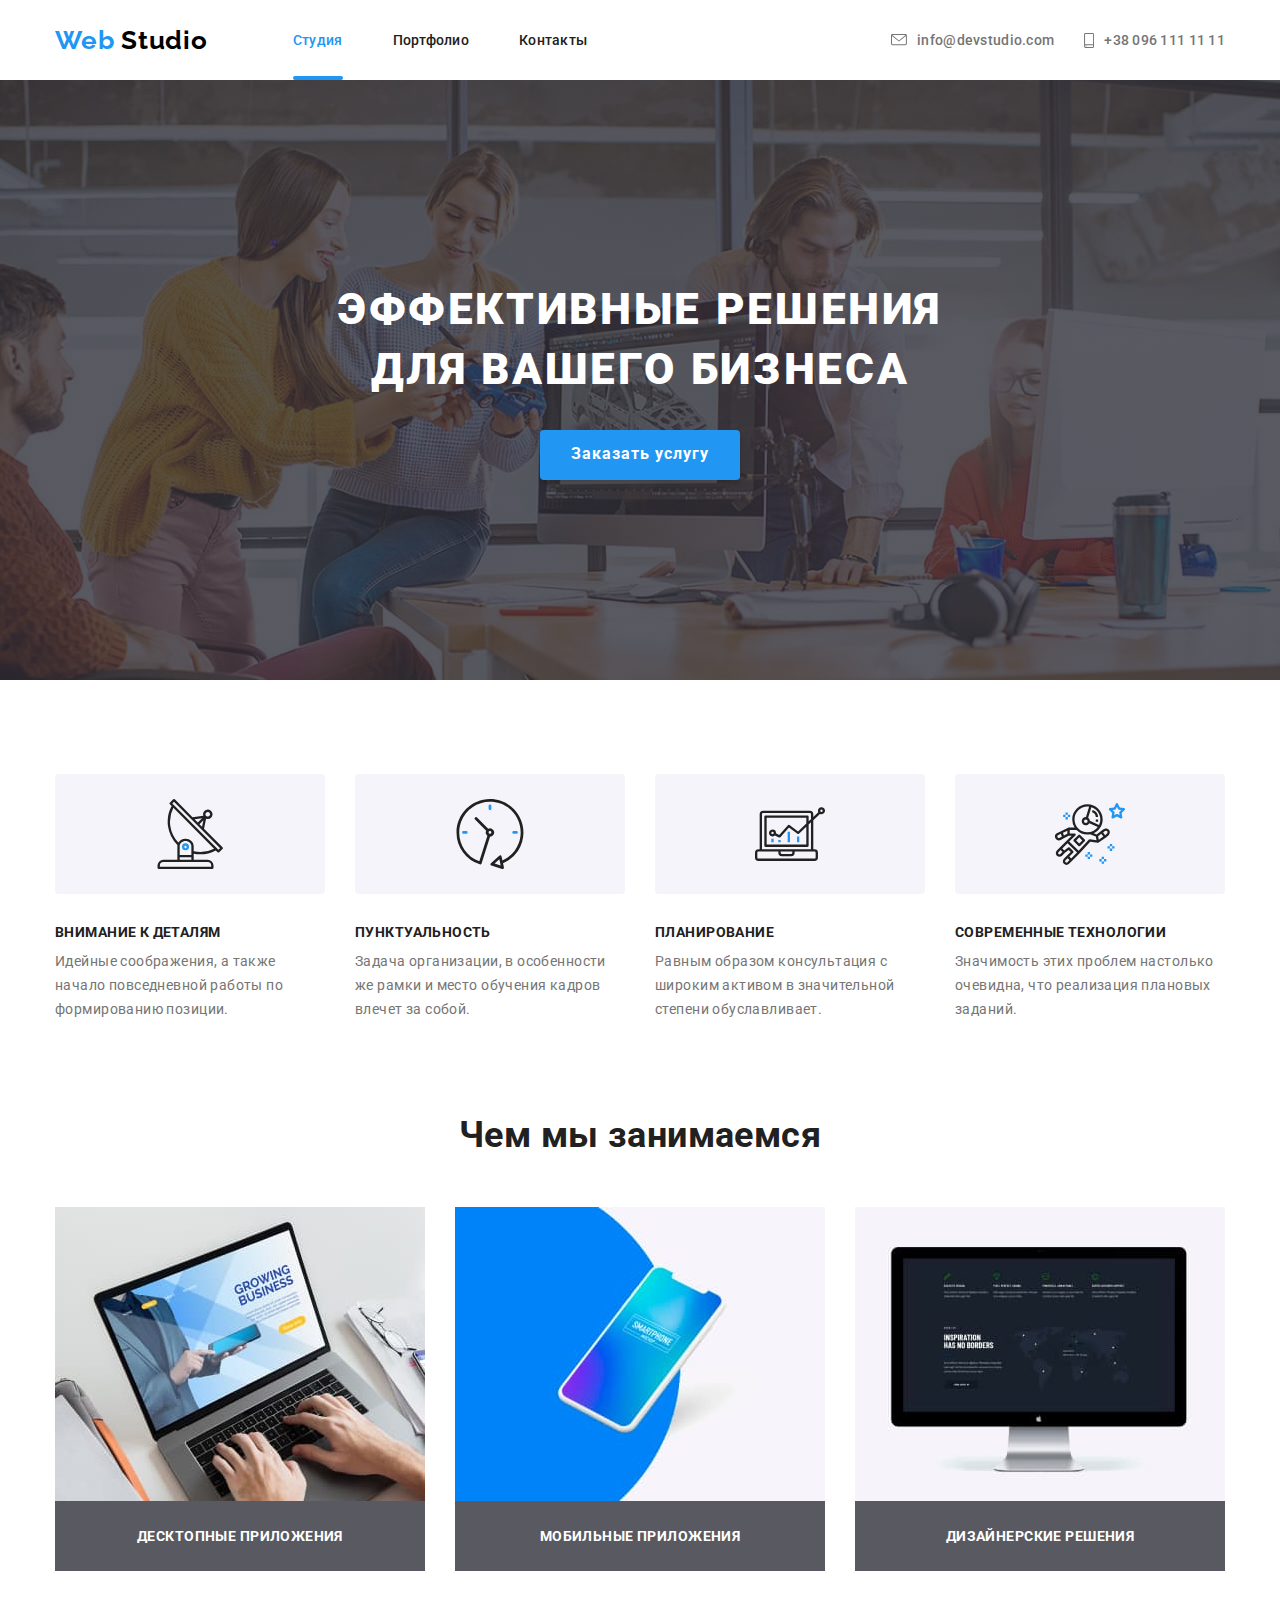
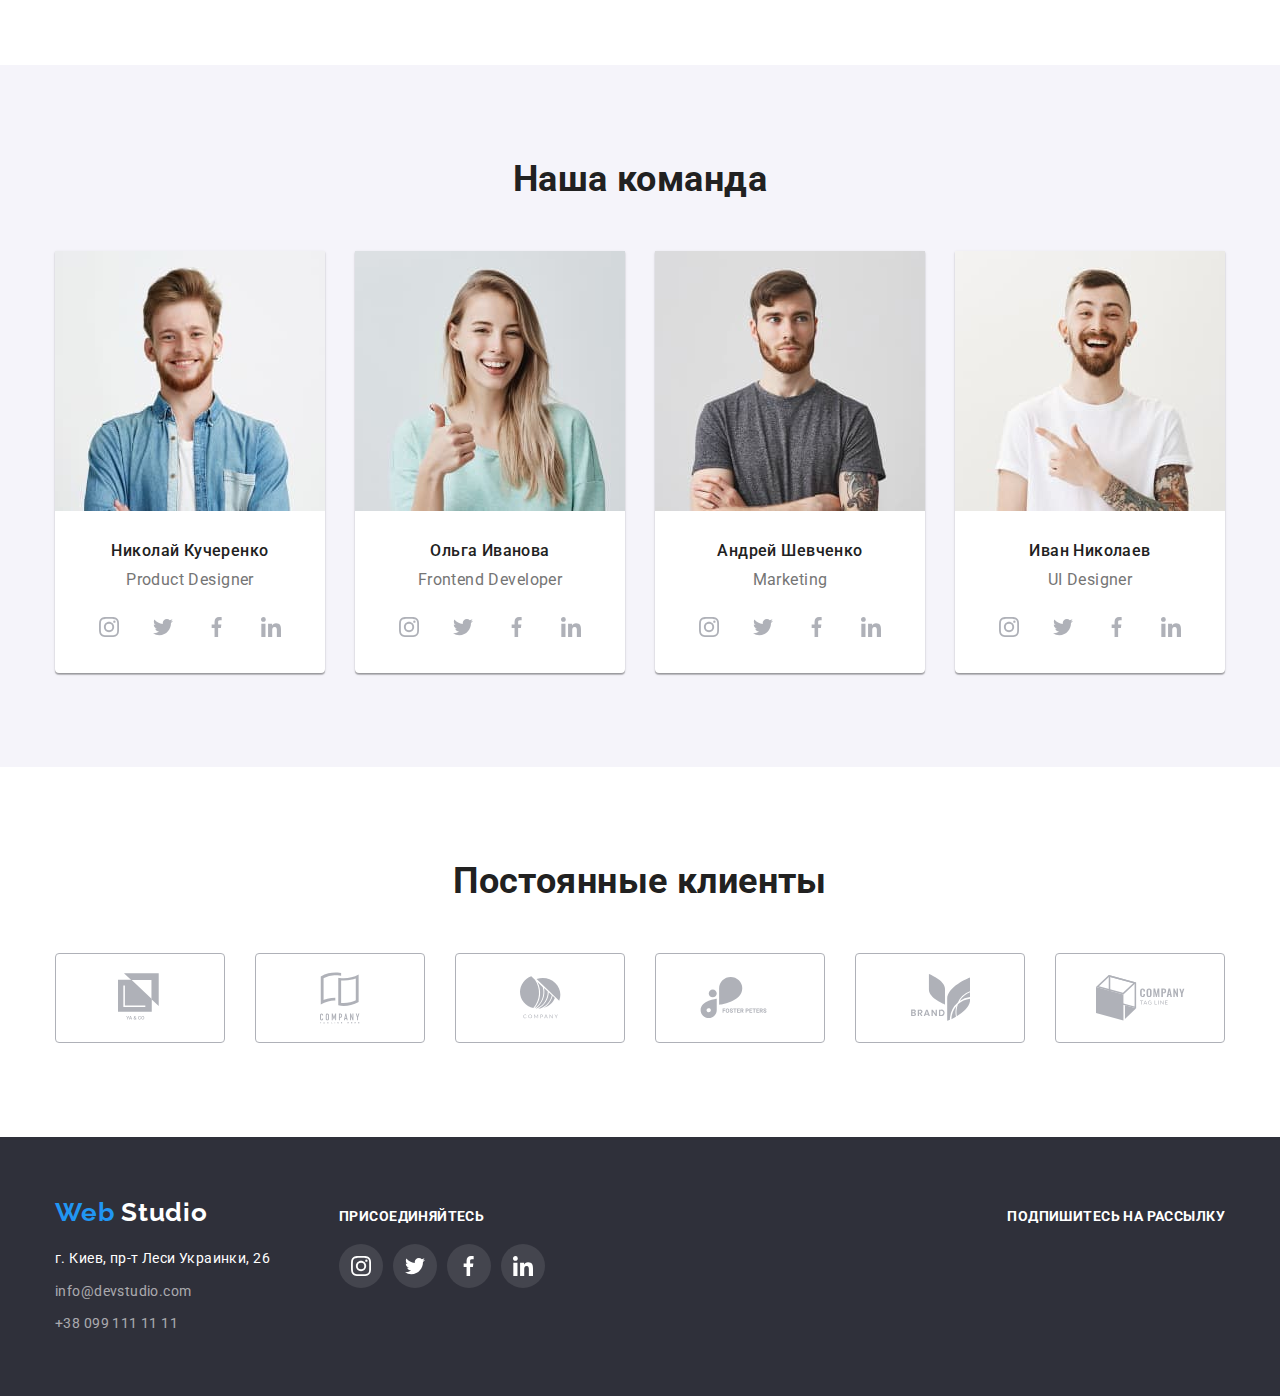
<file: index.html>
<!DOCTYPE html>
<html lang="ru">
<head>
	<meta charset="UTF-8">
	<meta name="viewport" content="width=device-width, initial-scale=1.0">
	<title>salimov HW_4 studio</title>
	<link href="https://fonts.googleapis.com/css2?family=Raleway:wght@700&family=Roboto:wght@400;500;700;900&display=swap"
		rel="stylesheet">
	<link rel="stylesheet" href="./css/style.css">
</head>
<body>
	<header class="header">
		<div class="container header__container">
			<nav class="nav">
				<a class="logo nav__logo interactive" href="./index.html"><span class="logo__span">Web</span> Studio</a>
				<ul class="list nav__list">
					<li class="nav__item">
						<a href="./index.html" class="nav__link nav__link--current interactive">
							<p class="nav__text">Студия</p>
						</a>
					</li>
					<li class="nav__item">
						<a href="./portfolio.html" class="nav__link interactive">
							<p class="nav__text">Портфолио</p>
						</a>
					</li>
					<li class="nav__item">
						<a href="" class="nav__link interactive">
							<p class="nav__text">Контакты</p>
						</a>
					</li>
				</ul>
			</nav>
			<ul class="list contacts">
				<li class="contacts__item">
					<a href="mailto:info@devstudio.com" class="contacts__link interactive">
						<svg class="contacts__icon-envelope">
							<use href="./images/icon/sprite.svg#icon-envelope"></use>
						</svg>
						<p class="contacts__text">info@devstudio.com</p>
					</a>
				</li>
				<li class="contacts__item">
					<a href="tel:+380961111111" class="contacts__link interactive">
						<svg class="contacts__icon-smartphone">
							<use href="./images/icon/sprite.svg#icon-smartphone"></use>
						</svg>
						<p class="contacts__text">+38 096 111 11 11</p>
					</a></li>
			</ul>
		</div>
	</header>
	<main>
		<!-- Секция Героя -->
		<section class="hero-section">
			<div class="container  hero-section__container">
				<h1 class="hero-section__title">Эффективные решения для вашего бизнеса</h1>
				<button class="hero-section__button interactive">Заказать услугу</button>
			</div>
		</section>
		<!-- Преимущества -->
		<section class="benefits">
			<div class="container benefits__container">
				<h2 class="visually-hidden">Наши Преимущества</h2>
				<ul class="list benefits__list">
					<li class="benefits__item">
						<div class="benefits__icon-wrapper">
							<svg class="benefits__icon">
								<use href="./images/icon/sprite.svg#icon-satellite"></use>
							</svg>
						</div>
						<h3 class="benefits__title">Внимание к деталям</h3>
						<p class="benefits__text">Идейные соображения, а также начало повседневной работы по формированию позиции.</p>
					</li>
					<li class="benefits__item">
						<div class="benefits__icon-wrapper">
							<svg class="benefits__icon">
								<use href="./images/icon/sprite.svg#icon-clock"></use>
							</svg>
						</div>
						<h3 class="benefits__title">Пунктуальность</h3>
						<p class="benefits__text">Задача организации, в особенности же рамки и место обучения кадров влечет за собой.</p>
					</li>
					<li class="benefits__item">
						<div class="benefits__icon-wrapper">
							<svg class="benefits__icon">
								<use href="./images/icon/sprite.svg#icon-pc"></use>
							</svg>
						</div>						
						<h3 class="benefits__title">Планирование</h3>
						<p class="benefits__text">Равным образом консультация с широким активом в значительной степени обуславливает.</p>
					</li>
					<li class="benefits__item">
						<div class="benefits__icon-wrapper">
							<svg class="benefits__icon">
								<use href="./images/icon/sprite.svg#icon-astronaut"></use>
							</svg>
						</div>						
						<h3 class="benefits__title">Современные технологии</h3>
						<p class="benefits__text">Значимость этих проблем настолько очевидна, что реализация плановых заданий.</p>
					</li>
				</ul>
			</div>
		</section>
		<!-- Чем мы занимаемся -->
		<section class="examples">
			<div class="container examples__container">
				<h2 class="examples__title">Чем мы занимаемся</h2>
				<ul class="list examples__list">
					<li class="example-card">
						<img class="example-card__image" src="./images/examples/desctop.jpg" alt="Десктопные приложения" width="370">
						<h3 class="example-card__title">Десктопные приложения</h3>
					</li>
					<li class="example-card">
						<img class="example-card__image" src="./images/examples/mobile.jpg" alt="Мобильные приложения" width="370">
						<h3 class="example-card__title">Мобильные приложения</h3>
					</li>
					<li class="example-card">
						<img class="example-card__image" src="./images/examples/design.jpg" alt="Дизайнерские решения" width="370">
						<h3 class="example-card__title">Дизайнерские решения</h3>
					</li>
				</ul>
			</div>
		</section>
		<!-- Наша команда -->
		<section class="team">
			<div class="container team__container">
				<h2 class="team__title">Наша команда</h2>
				<ul class="list team__list">
						<li class="team-card">
							<img class="team-card__image" src="./images/team/kucherenko.jpg" alt="Николай Кучеренко" width="270">
							<h3 class="team-card__title">Николай Кучеренко</h3>
							<p class="team-card__text">Product Designer</p>
							<ul class="list social__list">
								<li class="social__item">
									<a class="social__link interactive" aria-label="ссылка на инстаграмм" href="">
										<svg class="social__icon">
											<use href="./images/icon/sprite.svg#icon-instagram"></use>
										</svg>
									</a>
								</li>
								<li class="social__item">
									<a class="social__link interactive" aria-label="ссылка на твиттер" href="">
										<svg class="social__icon">
											<use href="./images/icon/sprite.svg#icon-twitter"></use>
										</svg>									
									</a>
								</li>
								<li class="social__item">
									<a class="social__link interactive" aria-label="ссылка на фейсбук" href="">
										<svg class="social__icon">
											<use href="./images/icon/sprite.svg#icon-facebook"></use>
										</svg>
									</a>
								</li>
								<li class="social__item">
									<a class="social__link interactive" aria-label="ссылка на линкед ин" href="">
										<svg class="social__icon">
											<use href="./images/icon/sprite.svg#icon-linkedin"></use>
										</svg>
									</a>
								</li>
							</ul>
						</li>
						<li class="team-card">
							<img class="team-card__image" src="./images/team/ivanova.jpg" alt="Ольга Иванова" width="270">
							<h3 class="team-card__title">Ольга Иванова</h3>
							<p class="team-card__text">Frontend Developer</p>
							<ul class="list social__list">
								<li class="social__item">
									<a class="social__link interactive" aria-label="ссылка на инстаграмм" href="">
										<svg class="social__icon">
											<use href="./images/icon/sprite.svg#icon-instagram"></use>
										</svg>
									</a>
								</li>
								<li class="social__item">
									<a class="social__link interactive" aria-label="ссылка на твиттер" href="">
										<svg class="social__icon">
											<use href="./images/icon/sprite.svg#icon-twitter"></use>
										</svg>
									</a>
								</li>
								<li class="social__item">
									<a class="social__link interactive" aria-label="ссылка на фейсбук" href="">
										<svg class="social__icon">
											<use href="./images/icon/sprite.svg#icon-facebook"></use>
										</svg>
									</a>
								</li>
								<li class="social__item">
									<a class="social__link interactive" aria-label="ссылка на линкед ин" href="">
										<svg class="social__icon">
											<use href="./images/icon/sprite.svg#icon-linkedin"></use>
										</svg>
									</a>
								</li>
							</ul>
						</li>
						<li class="team-card">
							<img class="team-card__image" src="./images/team/shevchenko.jpg" alt="Андрей Шевченко" width="270">
							<h3 class="team-card__title">Андрей Шевченко</h3>
							<p class="team-card__text">Marketing</p>
							<ul class="list social__list">
								<li class="social__item">
									<a class="social__link interactive" aria-label="ссылка на инстаграмм" href="">
										<svg class="social__icon">
											<use href="./images/icon/sprite.svg#icon-instagram"></use>
										</svg>
									</a>
								</li>
								<li class="social__item">
									<a class="social__link interactive" aria-label="ссылка на твиттер" href="">
										<svg class="social__icon">
											<use href="./images/icon/sprite.svg#icon-twitter"></use>
										</svg>
									</a>
								</li>
								<li class="social__item">
									<a class="social__link interactive" aria-label="ссылка на фейсбук" href="">
										<svg class="social__icon">
											<use href="./images/icon/sprite.svg#icon-facebook"></use>
										</svg>
									</a>
								</li>
								<li class="social__item">
									<a class="social__link interactive" aria-label="ссылка на линкед ин" href="">
										<svg class="social__icon">
											<use href="./images/icon/sprite.svg#icon-linkedin"></use>
										</svg>
									</a>
								</li>
							</ul>
						</li>
						<li class="team-card">
							<img class="team-card__image" src="./images/team/nikolaev.jpg" alt="Иван Николаев" width="270">
							<h3 class="team-card__title">Иван Николаев</h3>
							<p class="team-card__text">UI Designer</p>
							<ul class="list social__list">
								<li class="social__item">
									<a class="social__link interactive" aria-label="ссылка на инстаграмм" href="">
										<svg class="social__icon">
											<use href="./images/icon/sprite.svg#icon-instagram"></use>
										</svg>
									</a>
								</li>
								<li class="social__item">
									<a class="social__link interactive" aria-label="ссылка на твиттер" href="">
										<svg class="social__icon">
											<use href="./images/icon/sprite.svg#icon-twitter"></use>
										</svg>
									</a>
								</li>
								<li class="social__item">
									<a class="social__link interactive" aria-label="ссылка на фейсбук" href="">
										<svg class="social__icon">
											<use href="./images/icon/sprite.svg#icon-facebook"></use>
										</svg>
									</a>
								</li>
								<li class="social__item">
									<a class="social__link interactive" aria-label="ссылка на линкед ин" href="">
										<svg class="social__icon">
											<use href="./images/icon/sprite.svg#icon-linkedin"></use>
										</svg>
									</a>
								</li>
							</ul>
						</li>
				</ul>
			</div>
		</section>
		<!-- Постоянные клиенты -->
		<section class="clients">
			<div class="container clients__container">
				<h2 class="clients__title">Постоянные клиенты</h2>
				<ul class="list clients__list">
					<li class="clients__item">
						<a class="clients__link interactive" aria-label="ссылка на сайт постоянного клиента я-ко" href="">
							<svg class="clients__icon--ya-co">
								<use href="./images/icon/sprite.svg#icon-ya-co"></use>
							</svg>
						</a>
					</li>
					<li class="clients__item">
						<a class="clients__link interactive" aria-label="ссылка на сайт постоянного клиента ко" href="">
							<svg class="clients__icon--co">
								<use href="./images/icon/sprite.svg#icon-co"></use>
							</svg>
						</a>
					</li>
					<li class="clients__item">
						<a class="clients__link interactive" aria-label="ссылка на сайт постоянного клиента компани" href="">
							<svg class="clients__icon--company">
								<use href="./images/icon/sprite.svg#icon-company"></use>
							</svg>
						</a>
					</li>
					<li class="clients__item">
						<a class="clients__link interactive" aria-label="ссылка на сайт постоянного клиента фостер" href="">
							<svg class="clients__icon--foster">
								<use href="./images/icon/sprite.svg#icon-foster"></use>
							</svg>
						</a>
					</li>
					<li class="clients__item">
						<a class="clients__link interactive" aria-label="ссылка на сайт постоянного клиента бренд" href="">
							<svg class="clients__icon--brand">
								<use href="./images/icon/sprite.svg#icon-brand"></use>
							</svg>
						</a>
					</li>
					<li class="clients__item">
						<a class="clients__link interactive" aria-label="ссылка на сайт постоянного клиента таг" href="">
							<svg class="clients__icon--tag">
								<use href="./images/icon/sprite.svg#icon-tag"></use>
							</svg>
						</a>
					</li>
				</ul>
			</div>
		</section>
	</main>
	<footer class="footer">
		<div class="container footer__container">
			<address class="address">
				<a class="logo footer__logo interactive" href="./index.html"><span class="logo__span">Web</span> Studio</a>
				<ul class="list address__list">
					<li class="address__item"><a href="https://goo.gl/maps/18ePBLMVioGsdmMz9" target="_blank" class="address__street interactive">г. Киев, пр-т Леси Украинки, 26</a></li>
					<li class="address__item"><a href="mailto:info@devstudio.com" class="address__mail interactive">info@devstudio.com</a></li>
					<li class="address__item"><a href="tel:+380991111111" class="address__tel interactive">+38 099 111 11 11</a></li>
				</ul>
			</address>
			<div class="social">
				<b class="social__title">присоединяйтесь</b>
				<ul class="list social__list">
					<li class="social__item">
						<a class="social__link footer__link interactive" aria-label="ссылка на инстаграмм" href="">
							<svg class="social__icon">
								<use href="./images/icon/sprite.svg#icon-instagram"></use>
							</svg>
						</a>
					</li>
					<li class="social__item">
						<a class="social__link footer__link interactive" aria-label="ссылка на твиттер" href="">
							<svg class="social__icon">
								<use href="./images/icon/sprite.svg#icon-twitter"></use>
							</svg>
						</a>
					</li>
					<li class="social__item">
						<a class="social__link footer__link interactive" aria-label="ссылка на фейсбук" href="">
							<svg class="social__icon">
								<use href="./images/icon/sprite.svg#icon-facebook"></use>
							</svg>
						</a>
					</li>
					<li class="social__item">
						<a class="social__link footer__link interactive" aria-label="ссылка на линкед ин" href="">
							<svg class="social__icon">
								<use href="./images/icon/sprite.svg#icon-linkedin"></use>
							</svg>
						</a>
					</li>
				</ul>
			</div>
			<div class="subscribe">
				<b class="subscribe__title">Подпишитесь на рассылку</b>
			</div>
		</div>
	</footer>
</body>
</html>
</file>
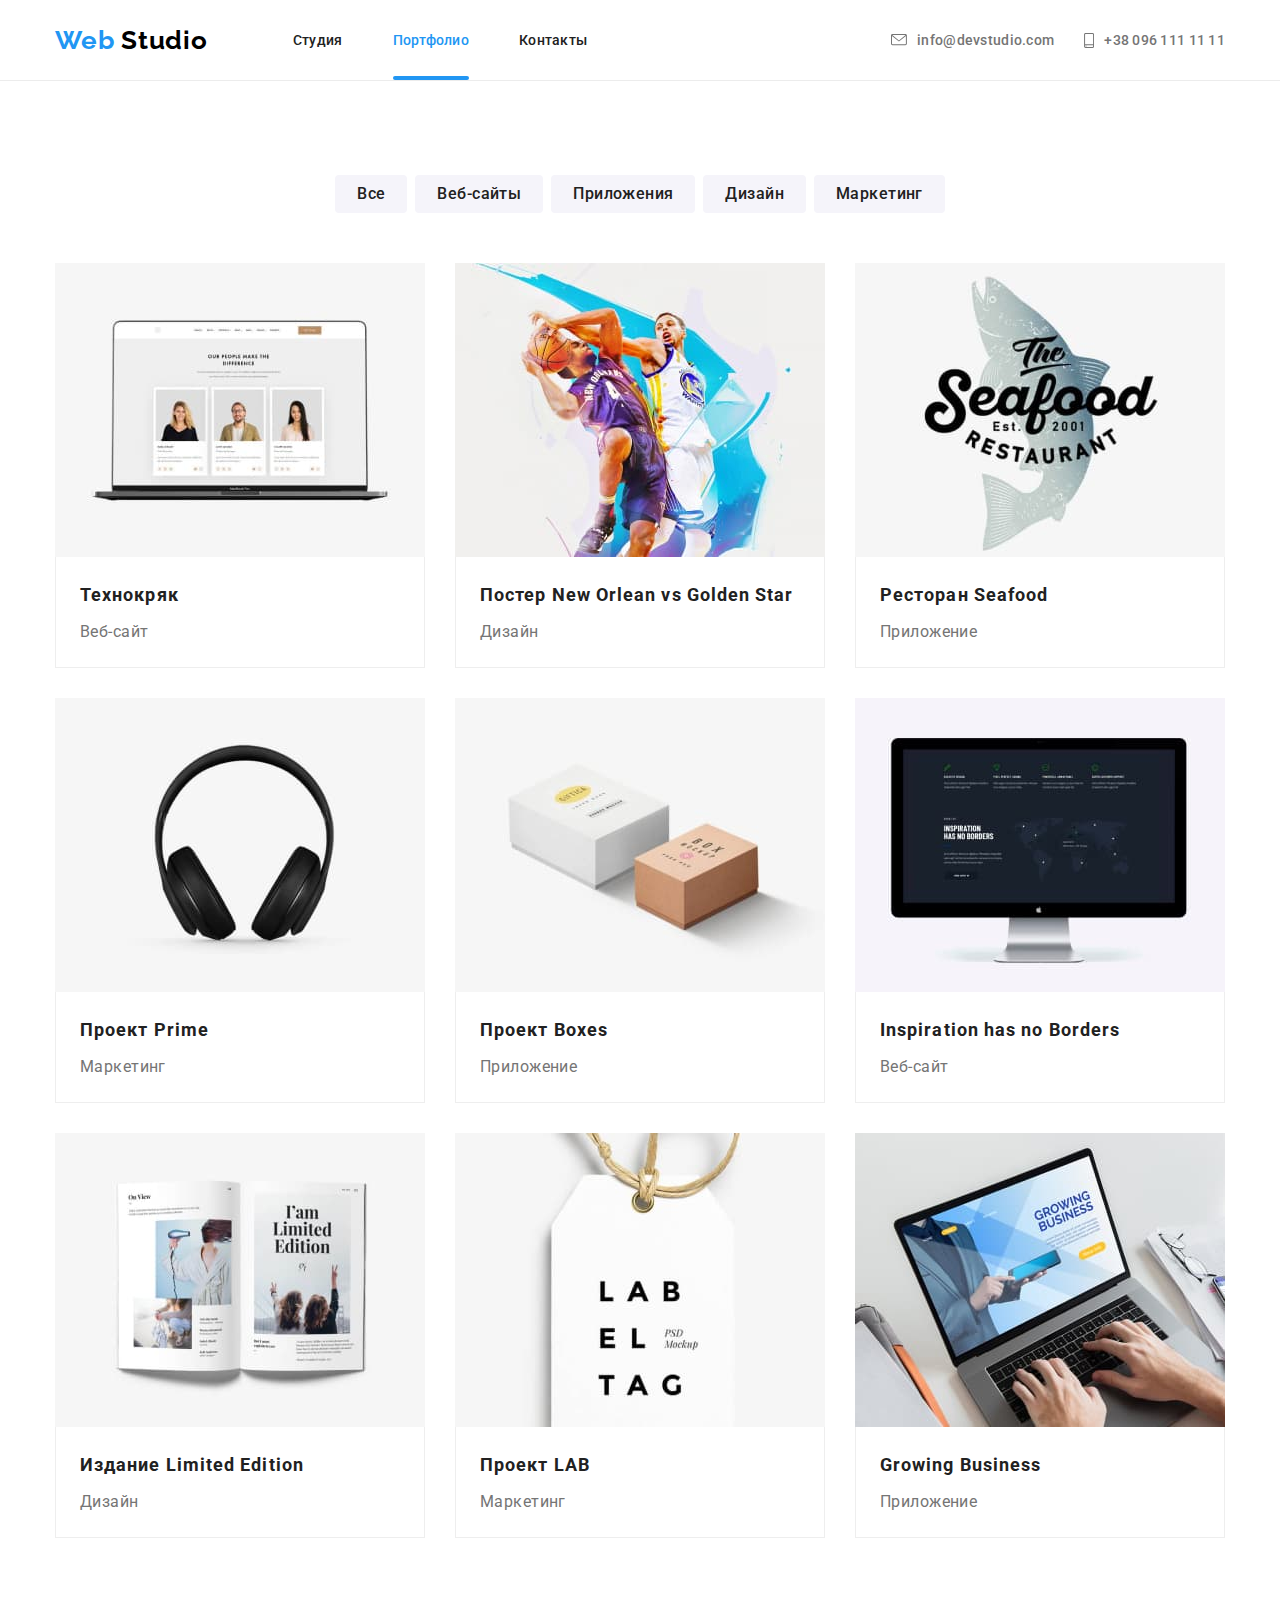
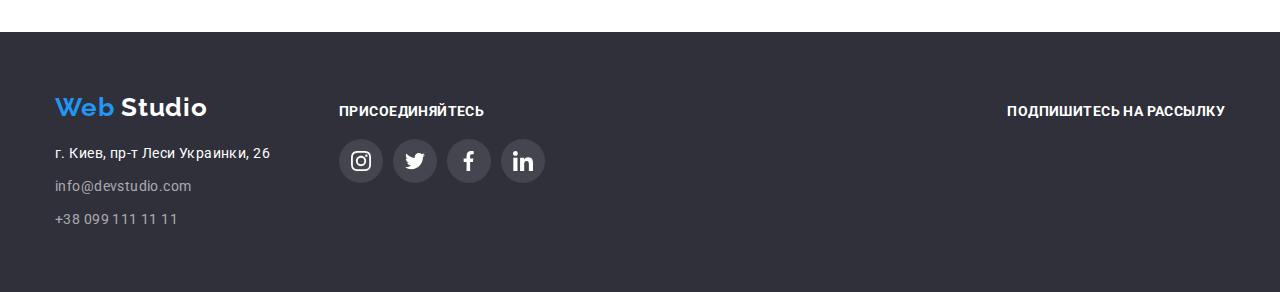
<file: portfolio.html>
<!DOCTYPE html>
<html lang="ru">
<head>
	<meta charset="UTF-8">
	<meta name="viewport" content="width=device-width, initial-scale=1.0">
	<title>salimov HW_4 portfolio</title>
	<link href="https://fonts.googleapis.com/css2?family=Raleway:wght@700&family=Roboto:wght@400;500;700;900&display=swap"
		rel="stylesheet">
	<link rel="stylesheet" href="./css/style.css">
</head>
<body>
	<header class="header">
		<div class="container header__container">
			<nav class="nav">
				<a class="logo nav__logo interactive" href="./index.html"><span class="logo__span">Web</span> Studio</a>
				<ul class="list nav__list">
					<li class="nav__item">
						<a href="./index.html" class="nav__link interactive">
							<p class="nav__text">Студия</p>
						</a>
					</li>
					<li class="nav__item">
						<a href="./portfolio.html" class="nav__link nav__link--current interactive">
							<p class="nav__text">Портфолио</p>
						</a>
					</li>
					<li class="nav__item">
						<a href="" class="nav__link interactive">
							<p class="nav__text">Контакты</p>
						</a>
					</li>
				</ul>
			</nav>
			<ul class="list contacts">
				<li class="contacts__item">
					<a href="mailto:info@devstudio.com" class="contacts__link interactive">
						<svg class="contacts__icon-envelope">
							<use href="./images/icon/sprite.svg#icon-envelope"></use>
						</svg>
						<p class="contacts__text">info@devstudio.com</p>
					</a>
				</li>
				<li class="contacts__item">
					<a href="tel:+380961111111" class="contacts__link interactive">
						<svg class="contacts__icon-smartphone">
							<use href="./images/icon/sprite.svg#icon-smartphone"></use>
						</svg>
						<p class="contacts__text">+38 096 111 11 11</p>
					</a></li>
			</ul>
		</div>
	</header>
	<main>
		<section class="portfolio">
			<div class="container portfolio__container">
				<ul class="list filter">
					<li class="filter__item">
						<button class="filter__text interactive">Все</button>
					</li>
					<li class="filter__item">
						<button class="filter__text interactive">Веб-сайты</button>
					</li>
					<li class="filter__item">
						<button class="filter__text interactive">Приложения</button>
					</li>
					<li class="filter__item">
						<button class="filter__text interactive">Дизайн</button>
					</li>
					<li class="filter__item">
						<button class="filter__text interactive">Маркетинг</button>
					</li>
				</ul>
				<ul class="list portfolio__list">
					<li class="portfolio__item">
						<a class="portfolio__link interactive" href="">
							<img class="portfolio__image" src="./images/portfolio/technokryak.jpg" alt="technokryak" width="370">
							<div class="portfolio__hover-text-wrapper">
								<p class="portfolio__hover-text">Технокряк это современная площадка распространения коронавируса. Компании используют эту платформу для цифрового шпионажа и атак на защищённые сервера конкурентов.</p>
							</div>
							<div class="portfolio__content">
								<h2 class="portfolio__title">Технокряк</h2>
								<p class="portfolio__text">Веб-сайт</p>
							</div>
						</a>
					</li>
					<li class="portfolio__item">
						<a class="portfolio__link interactive" href="">
							<img class="portfolio__image" src="./images/portfolio/poster.jpg" alt="poster" width="370">
							<div class="portfolio__hover-text-wrapper">
								<p class="portfolio__hover-text">Технокряк это современная площадка распространения коронавируса. Компании используют эту платформу для цифрового шпионажа и атак на защищённые сервера конкурентов.</p>
							</div>
							<div class="portfolio__content">
								<h2 class="portfolio__title">Постер New Orlean vs Golden Star</h2>
								<p class="portfolio__text">Дизайн</p>
							</div>
						</a>
					</li>
					<li class="portfolio__item">
						<a class="portfolio__link interactive" href="">
							<img class="portfolio__image" src="./images/portfolio/seafood.jpg" alt="seafood" width="370">
							<div class="portfolio__hover-text-wrapper">
								<p class="portfolio__hover-text">Технокряк это современная площадка распространения коронавируса. Компании используют эту платформу для цифрового шпионажа и атак на защищённые сервера конкурентов.</p>
							</div>
							<div class="portfolio__content">
								<h2 class="portfolio__title">Ресторан Seafood</h2>
								<p class="portfolio__text">Приложение</p>
							</div>
						</a>
					</li>
					<li class="portfolio__item">
						<a class="portfolio__link interactive" href="">
							<img class="portfolio__image" src="./images/portfolio/prime.jpg" alt="prime" width="370">
							<div class="portfolio__hover-text-wrapper">
								<p class="portfolio__hover-text">Технокряк это современная площадка распространения коронавируса. Компании используют эту платформу для цифрового шпионажа и атак на защищённые сервера конкурентов.</p>
							</div>
							<div class="portfolio__content">
								<h2 class="portfolio__title">Проект Prime</h2>
								<p class="portfolio__text">Маркетинг</p>
							</div class="portfolio__content">
						</a>
					</li>
					<li class="portfolio__item">
						<a class="portfolio__link interactive" href="">
							<img class="portfolio__image" src="./images/portfolio/boxes.jpg" alt="boxes" width="370">
							<div class="portfolio__hover-text-wrapper">
								<p class="portfolio__hover-text">Технокряк это современная площадка распространения коронавируса. Компании используют эту платформу для цифрового шпионажа и атак на защищённые сервера конкурентов.</p>
							</div>
							<div class="portfolio__content">
								<h2 class="portfolio__title">Проект Boxes</h2>
								<p class="portfolio__text">Приложение</p>
							</div>
						</a>
					</li>
					<li class="portfolio__item">
						<a class="portfolio__link interactive" href="">
							<img class="portfolio__image" src="./images/portfolio/inspir.jpg" alt="inspiration" width="370">
							<div class="portfolio__hover-text-wrapper">
								<p class="portfolio__hover-text">Технокряк это современная площадка распространения коронавируса. Компании используют эту платформу для цифрового шпионажа и атак на защищённые сервера конкурентов.</p>
							</div>
							<div class="portfolio__content">
								<h2 class="portfolio__title">Inspiration has no Borders</h2>
								<p class="portfolio__text">Веб-сайт</p>
							</div>
						</a>
					</li>
					<li class="portfolio__item">
						<a class="portfolio__link interactive" href="">
							<img class="portfolio__image" src="./images/portfolio/izdanie.jpg" alt="izdanie" width="370">
							<div class="portfolio__hover-text-wrapper">
								<p class="portfolio__hover-text">Технокряк это современная площадка распространения коронавируса. Компании используют эту платформу для цифрового шпионажа и атак на защищённые сервера конкурентов.</p>
							</div>
							<div class="portfolio__content">
								<h2 class="portfolio__title">Издание Limited Edition</h2>
								<p class="portfolio__text">Дизайн</p>
							</div>
						</a>
					</li>
					<li class="portfolio__item">
						<a class="portfolio__link interactive" href="">
							<img class="portfolio__image" src="./images/portfolio/lab.jpg" alt="lab" width="370">
							<div class="portfolio__hover-text-wrapper">
								<p class="portfolio__hover-text">Технокряк это современная площадка распространения коронавируса. Компании используют эту платформу для цифрового шпионажа и атак на защищённые сервера конкурентов.</p>
							</div>
							<div class="portfolio__content">
								<h2 class="portfolio__title">Проект LAB</h2>
								<p class="portfolio__text">Маркетинг</p>
							</div>
						</a>
					</li>
					<li class="portfolio__item">
						<a class="portfolio__link interactive" href="">
							<img class="portfolio__image" src="./images/portfolio/business.jpg" alt="business" width="370">
							<div class="portfolio__hover-text-wrapper">
								<p class="portfolio__hover-text">Технокряк это современная площадка распространения коронавируса. Компании используют эту платформу для цифрового шпионажа и атак на защищённые сервера конкурентов.</p>
							</div>
							<div class="portfolio__content">
								<h2 class="portfolio__title">Growing Business</h2>
								<p class="portfolio__text">Приложение</p>
							</div>
						</a>
					</li>
				</ul>
			</div>
		</section>
	</main>
	<footer class="footer">
		<div class="container footer__container">
			<address class="address">
				<a class="logo footer__logo interactive" href="./index.html"><span class="logo__span">Web</span> Studio</a>
				<ul class="list address__list">
					<li class="address__item"><a href="https://goo.gl/maps/18ePBLMVioGsdmMz9" target="_blank"
							class="address__street interactive">г. Киев, пр-т Леси Украинки, 26</a></li>
					<li class="address__item"><a href="mailto:info@devstudio.com"
							class="address__mail interactive">info@devstudio.com</a></li>
					<li class="address__item"><a href="tel:+380991111111" class="address__tel interactive">+38 099 111 11 11</a>
					</li>
				</ul>
			</address>
			<div class="social">
				<b class="social__title">присоединяйтесь</b>
				<ul class="list social__list">
					<li class="social__item">
						<a class="social__link footer__link interactive" aria-label="ссылка на инстаграмм" href="">
							<svg class="social__icon">
								<use href="./images/icon/sprite.svg#icon-instagram"></use>
							</svg>
						</a>
					</li>
					<li class="social__item">
						<a class="social__link footer__link interactive" aria-label="ссылка на твиттер" href="">
							<svg class="social__icon">
								<use href="./images/icon/sprite.svg#icon-twitter"></use>
							</svg>
						</a>
					</li>
					<li class="social__item">
						<a class="social__link footer__link interactive" aria-label="ссылка на фейсбук" href="">
							<svg class="social__icon">
								<use href="./images/icon/sprite.svg#icon-facebook"></use>
							</svg>
						</a>
					</li>
					<li class="social__item">
						<a class="social__link footer__link interactive" aria-label="ссылка на линкед ин" href="">
							<svg class="social__icon">
								<use href="./images/icon/sprite.svg#icon-linkedin"></use>
							</svg>
						</a>
					</li>
				</ul>
			</div>
			<div class="subscribe">
				<b class="subscribe__title">Подпишитесь на рассылку</b>
			</div>
		</div>
	</footer>
</body>
</html>
</file>
<file: css/style.css>
/* Var -------------------------------------------------------------------------------------*/
:root {
	--primary-text-color: #757575;
	--title-text-color: #212121;
	--white-text-color: #ffffff;
	--accent-color: #2196F3;
	--button-hover: #188CE8;
	--primary-bg-color: #ffffff;
	--secondary-bg-color: #F5F4FA;
	--footer-bg-color: #2F303A;
	--border-main-color: #AFB1B8;
	--border-portfolio-color: #EEEEEE;
	--transparent-bg-color: rgba(47, 48, 58, 0.8);
}

/* Body ------------------------------------------------------------------------------------*/
body {
	background-color: var(--primary-bg-color);
	color: var(--primary-text-color);
	font-family: 'Roboto', sans-serif;
	font-size: 14px;
	font-weight: 400;
	letter-spacing: .03em;
	margin: 0;
}
h1,h2,h3,h4,h5,h6,p{
	font-size: inherit;
	margin: 0;    
}
button{
	letter-spacing: inherit;
	word-spacing: inherit;
	text-transform: inherit;
	display: inline-block;
	text-align: center;
	align-items: flex-start;
	box-sizing: border-box;
	margin: 0;
	font: inherit;
	padding: 0;
	border-width: 0px;
	border-style: none;
	border-color: transparent;
	border-image: initial;
	cursor: pointer;
}
img {
	display: block;
	max-width: 100%;
	height: auto;
}
.container {
	width: 1170px;
	padding-left: 15px;
	padding-right: 15px;
	margin-left: auto;
	margin-right: auto;
}
.list{
	list-style: none;
	padding: 0;
	margin: 0;
}
.interactive {
	outline: none;
}
.visually-hidden {
	position: absolute;
	width: 1px;
	height: 1px;
	margin: -1px;
	border: 0;
	padding: 0;
	clip: rect(0 0 0 0);
	overflow: hidden;
}
/* logo ------------------------------------------------------------------------------------*/
.logo {
	display: inline-block;
	color: #000000;
	
	font-family: 'Raleway', sans-serif;
	font-size: 26px;
	font-weight: 700;
	letter-spacing: .03em;
	text-decoration: none;
}
.logo__span{
	color: var(--accent-color);
}



/* HEADER =========================================================================================================================================================================================================== */
/* .header{
} */
.header__container{
	display: flex;
	align-items: center;
}

/* Nav & Contacts---------------------------------------------------------------------------*/
.nav{
	display: flex;
	align-items: center;
	margin-right: auto;
}
.nav__logo{
	padding-top: 24px;
	padding-bottom: 24px;
	margin-right: 85px;
}
.nav__list,
.contacts{
	display: flex;
	font-weight: 500;
	letter-spacing: .02em;
}
.nav__item:not(:last-child) {
	margin-right: 50px;
}
.contacts{
	align-items: center;
}
.contacts__item:not(:last-child) {
	margin-right: 30px;
}
.contacts__icon-envelope{
	width: 16px;
	height: 12px;
	margin-right: 10px;
}
.contacts__icon-smartphone{
	width: 10px;
	height: 15px;
	margin-right: 10px;
}
.nav__link,
.contacts__link{
	display: flex;
   align-items: center;
	text-decoration: none;
}
.nav__link{
	color: var(--title-text-color);
}
.contacts__link{
	color: var(--primary-text-color);
}
.nav__text,
.contacts__text{
	padding-top: 32px;
	padding-bottom: 32px;
}
.nav__link--current,
.nav__link:hover,
.nav__link:focus,
.contacts__link:hover,
.contacts__link:focus {
	color: var(--accent-color);
	--color1: var(--accent-color)
}

.nav__item{
	position: relative;
}
.nav__link--current::after {
	content: '';
	position: absolute;
	width: 100%;
	height: 4px;
	align-self: flex-end;
	border-radius: 2px;
	background-color: var(--accent-color);
}


/* INDEX ============================================================================================================================================================================================================ */
/* Hero Section --------------------------------------------------------------------------- */
.hero-section{
	max-width: 1600px;
	height: 600px;
	margin: 0 auto;
	display: flex;
	align-items: center;
	background-image: 
		linear-gradient(90deg, 
		var(--transparent-bg-color) 0%, 
		var(--transparent-bg-color) 100%),
		url('../images/hero.jpg');
	background-position: center;
   background-size: cover;
}
.hero-section__container{
	display: flex;
	flex-direction: column;
	align-items: center;
	padding-top: 15px;
	padding-bottom: 15px;
}
.hero-section__title {
	max-width: 700px;
	font-weight: 900;
	font-size: 44px;
	line-height: 1.36;
	text-align: center;
	letter-spacing: .06em;
	text-transform: uppercase;
	color: var(--white-text-color);
	margin-bottom: 30px;
}
.hero-section__button{
	width: 200px;
	height: 50px;
	font-weight: 700;
	font-size: 16px;
	line-height: 1.8;
	letter-spacing: .06em;
	color: var(--white-text-color);
	background-color: var(--accent-color);
	box-shadow: 0px 4px 4px rgba(0, 0, 0, 0.15);
	border-radius: 4px;
}
.hero-section__button:hover,
.hero-section__button:focus {
	background-color: var(--button-hover);
}

/* Benefits ------------------------------------------------------------------------------- */
.benefits {
	background-color: var(--primary-bg-color);
}
.benefits__container{
	padding-top: 94px;
	padding-bottom: 94px;
}
.benefits__list {
	display: flex;
	margin: -15px;
}
.benefits__item {
	width: calc((100% - 4 * 30px) / 4);
	margin: 15px;
}
.benefits__icon-wrapper {
	display: flex;
	justify-content: center;
	align-items: center;
	background-color: var(--secondary-bg-color);
	min-height: 120px;
	border-radius: 4px;
	margin-bottom: 30px;
}
.benefits__icon{
	width: 70px;
	height: 70px;
}
.benefits__title {
	font-weight: 700;
	line-height: 1.15;
	text-transform: uppercase;
	color: var(--title-text-color);
	margin-bottom: 10px;
}
.benefits__text {
	line-height: 1.7;
	color: var(--primary-text-color);
}

/* Examples ------------------------------------------------------------------------------- */
.examples {
	background-color: var(--primary-bg-color);
}
.examples__container{
	padding-bottom: 94px;
}
.examples__title,/* Team __ title------------------ */
.team__title,/* Clients __ title--------------- */
.clients__title {
	font-weight: 700;
	font-size: 36px;
	line-height: 1.16;
	text-align: center;
	color: var(--title-text-color);
}
.examples__title{
	margin-bottom: 50px;
}
.examples__list {
	display: flex;
	margin: -15px;
}
.example-card {
	width: 370px;
	margin: 15px;
}
.example-card__image {
	display: block;
}
.example-card__title {
	width: 370px;
	height: 70px;
	background-color: var(--transparent-bg-color);
	font-weight: 700;
	line-height: 70px;
	text-align: center;
	text-transform: uppercase;
	color: var(--white-text-color);
}

/* Team ----------------------------------------------------------------------------------- */
.team {
	background-color: var(--secondary-bg-color);
}
.team__container{
	padding-top: 94px;
	padding-bottom: 94px;
}
.team__title{
	margin-bottom: 50px;
}
.team__list {
	display: flex;
	margin: -15px;
}
.team-card {
	background-color: var(--primary-bg-color);
	width: calc((100% - 4 * 30px) / 4);
	margin: 15px;
	box-shadow: 0px 2px 1px rgba(0, 0, 0, 0.2), 0px 1px 1px rgba(0, 0, 0, 0.14), 0px 1px 3px rgba(0, 0, 0, 0.12);
	border-radius: 0px 0px 4px 4px;
	padding-bottom: 24px;
}
.team-card__image {
	display: block;
	margin-bottom: 30px;
}
.team-card__title {
	font-weight: 500;
	font-size: 16px;
	line-height: 1.19;
	text-align: center;
	color: var(--title-text-color);
	margin-bottom: 10px;
}
.team-card__text {
	font-size: 16px;
	line-height: 1.19;
	text-align: center;
	color: var(--primary-text-color);
	margin-bottom: 16px;
}
/* Social --------------------------------------------------------------------------------- */
.social__list {
   display: flex;
	align-items: center;
   justify-content: center;
   margin-left: auto;
	margin-right: auto;
}
.social__item:not(:last-child) {
	margin-right: 10px;
}
.social__link {
	display: flex;
	justify-content: center;
	align-items: center;
   width: 44px;
   height: 44px;
   border-radius: 50%;
   background-color: transparent;
}
.social__link:hover,
.social__link:focus {
	background-color: var(--accent-color);
	--color4: var(--white-text-color);
}
.social__icon{
	width: 20px;
	height: 20px;
}

/* Clients -------------------------------------------------------------------------------- */
.clients {
	background-color: var(--primary-bg-color);
}
.clients__container{
	margin-top: 94px;
	margin-bottom: 94px;
}
.clients__title {
	margin-bottom: 50px;
}
.clients__list {
	display: flex;
	margin: -15px;
}
.clients__item {
   margin: 15px;
}
.clients__link {
	width: 170px;
	height: 90px;
   box-sizing: border-box;
	display: flex;
   align-items: center;
	justify-content: center;
	border: 1px solid var(--border-main-color);
   border-radius: 4px;
}
.clients__icon--ya-co{
	width: 45px;
	height: 50px;
}
.clients__icon--co{
	width: 40px;
	height: 52px;
}
.clients__icon--company{
	width: 41px;
	height: 43px;
}
.clients__icon--foster{
	width: 80px;
	height: 42px;
}
.clients__icon--brand{
	width: 59px;
	height: 47px;
}
.clients__icon--tag{
	width: 89px;
	height: 46px;
}

.clients__link:hover,
.clients__link:focus {
	border-color: var(--accent-color);
	--color4: var(--accent-color);
}



/* PORTFOLIO ======================================================================================================================================================================================================== */
.portfolio {
	background-color: var(--primary-bg-color);
	border-top: 1px solid #ECECEC;
}
.portfolio__container{
	padding-top: 94px;
	padding-bottom: 94px;
}

/* Filter --------------------------------------------------------------------------------- */
.filter {
	display: flex;
	justify-content: center;
	margin-bottom: 50px;
}
.filter__item:not(:last-child) {
	margin-right: 8px;
}
.filter__text {
	font-style: normal;
	font-weight: 500;
	font-size: 16px;
	line-height: 26px;
	text-align: center;
	color: var(--title-text-color);
	background-color: var(--secondary-bg-color);
	border-radius: 4px;
	padding: 6px 22px;
}
.filter__text:hover,
.filter__text:focus,
.filter__text:active {
	color: var(--white-text-color);
	background-color: var(--accent-color);
	box-shadow: 0px 2px 2px rgba(0, 0, 0, 0.12), 0px 1px 2px rgba(0, 0, 0, 0.08), 0px 3px 1px rgba(0, 0, 0, 0.1);
}

/* Portfolio items ------------------------------------------------------------------------ */
.portfolio__list {
	display: flex;
	flex-wrap: wrap;
	margin: -15px;
}
.portfolio__item {
	/* width: 350px; */
	margin: 15px;
	background: var(--primary-bg-color);
	box-sizing: border-box;
}
.portfolio__link {
	display: block;
	text-decoration: none;
}
.portfolio__link:hover,
.portfolio__link:focus{
	box-shadow: 1px 4px 6px rgba(0, 0, 0, 0.16), 0px 4px 4px rgba(0, 0, 0, 0.06), 0px 1px 1px rgba(0, 0, 0, 0.12);
}
.portfolio__image {
	position: relative;
	display: block;
	width: 100%;
}
.portfolio__content{
	border: 1px solid var(--border-portfolio-color);
	border-top: transparent;
}
.portfolio__title {
	padding-top: 20px;
	font-weight: 700;
	font-size: 18px;
	line-height: 2;
	letter-spacing: 0.06em;
	color: var(--title-text-color);
	padding-left: 24px;
}
.portfolio__text {
	font-size: 16px;
	line-height: 1.88;
	color: var(--primary-text-color);
	padding-left: 24px;
	padding-top: 4px;
	padding-bottom: 20px;
}
.portfolio__hover-text-wrapper{
	display: none;
	align-items: center;
	box-sizing: border-box;
	padding: 63px 24px;
	position: absolute;
	width: 370px;
	height: 294px;
   margin-top: -294px;
	background-color: rgba(33, 150, 243, 0.9);
}
.portfolio__hover-text {
	font-size: 18px;
	line-height: 1.56;
	color: var(--white-text-color);
}
.portfolio__link:hover .portfolio__hover-text-wrapper,
.portfolio__link:focus .portfolio__hover-text-wrapper {
	display: block;
}



/* FOOTER ============================================================================================================================================================================================================*/
.footer{
	background-color: var(--footer-bg-color);
}
.footer__container{
	display: flex;
	align-items: baseline;
	padding-top: 60px;
	padding-bottom: 60px;
}

/* logo ------------------------------------------------------------------------------------*/
.footer__logo {
	color: var(--white-text-color);
	font-style: normal;
	margin-bottom: 20px;
}

/* Adress ----------------------------------------------------------------------------------*/
.address {
	margin-right: 69px;
}
.address__list {
	line-height: 1.7;
	font-style: normal;
}
.address__item:not(:last-child){
	margin-bottom: 9px;
}
.address__street {
	color: var(--white-text-color);
	text-decoration: none;
}
.address__mail,
.address__tel {
	color: rgba(255, 255, 255, .6);
	text-decoration: none;
}
.footer__link {
	background-color: rgba(255, 255, 255, 0.1);
	--color4: var(--white-text-color);
}

/* Social & Subscribe-----------------------------------------------------------------------*/
.social{
	margin-right: auto;
}
.social__title,
.subscribe__title{
	display: block;
	font-weight: 700;
	text-transform: uppercase;
	color: var(--white-text-color);
	font-style: normal;
	margin-bottom: 20px;
}



/* UTILITS ========================================================================================================================================================================================================== */
/* .active {
	display: block;
} */
</file>
